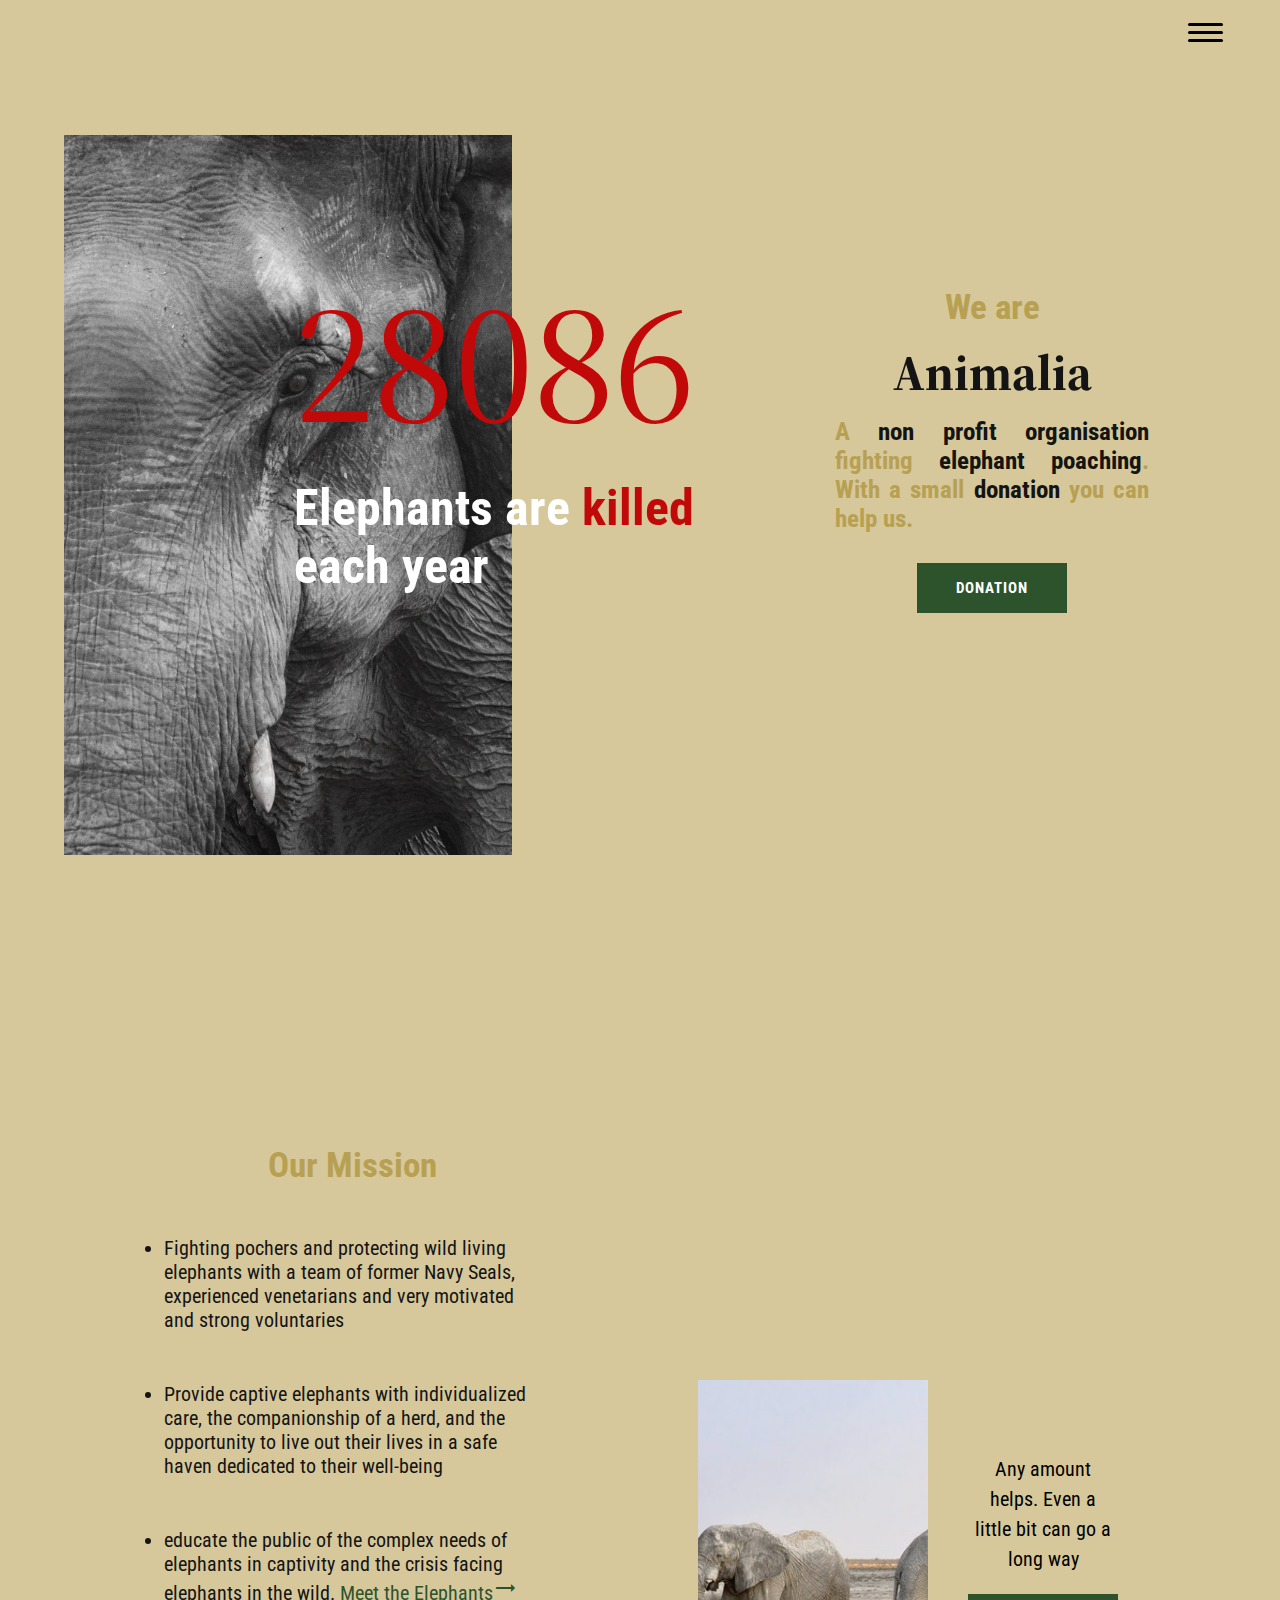
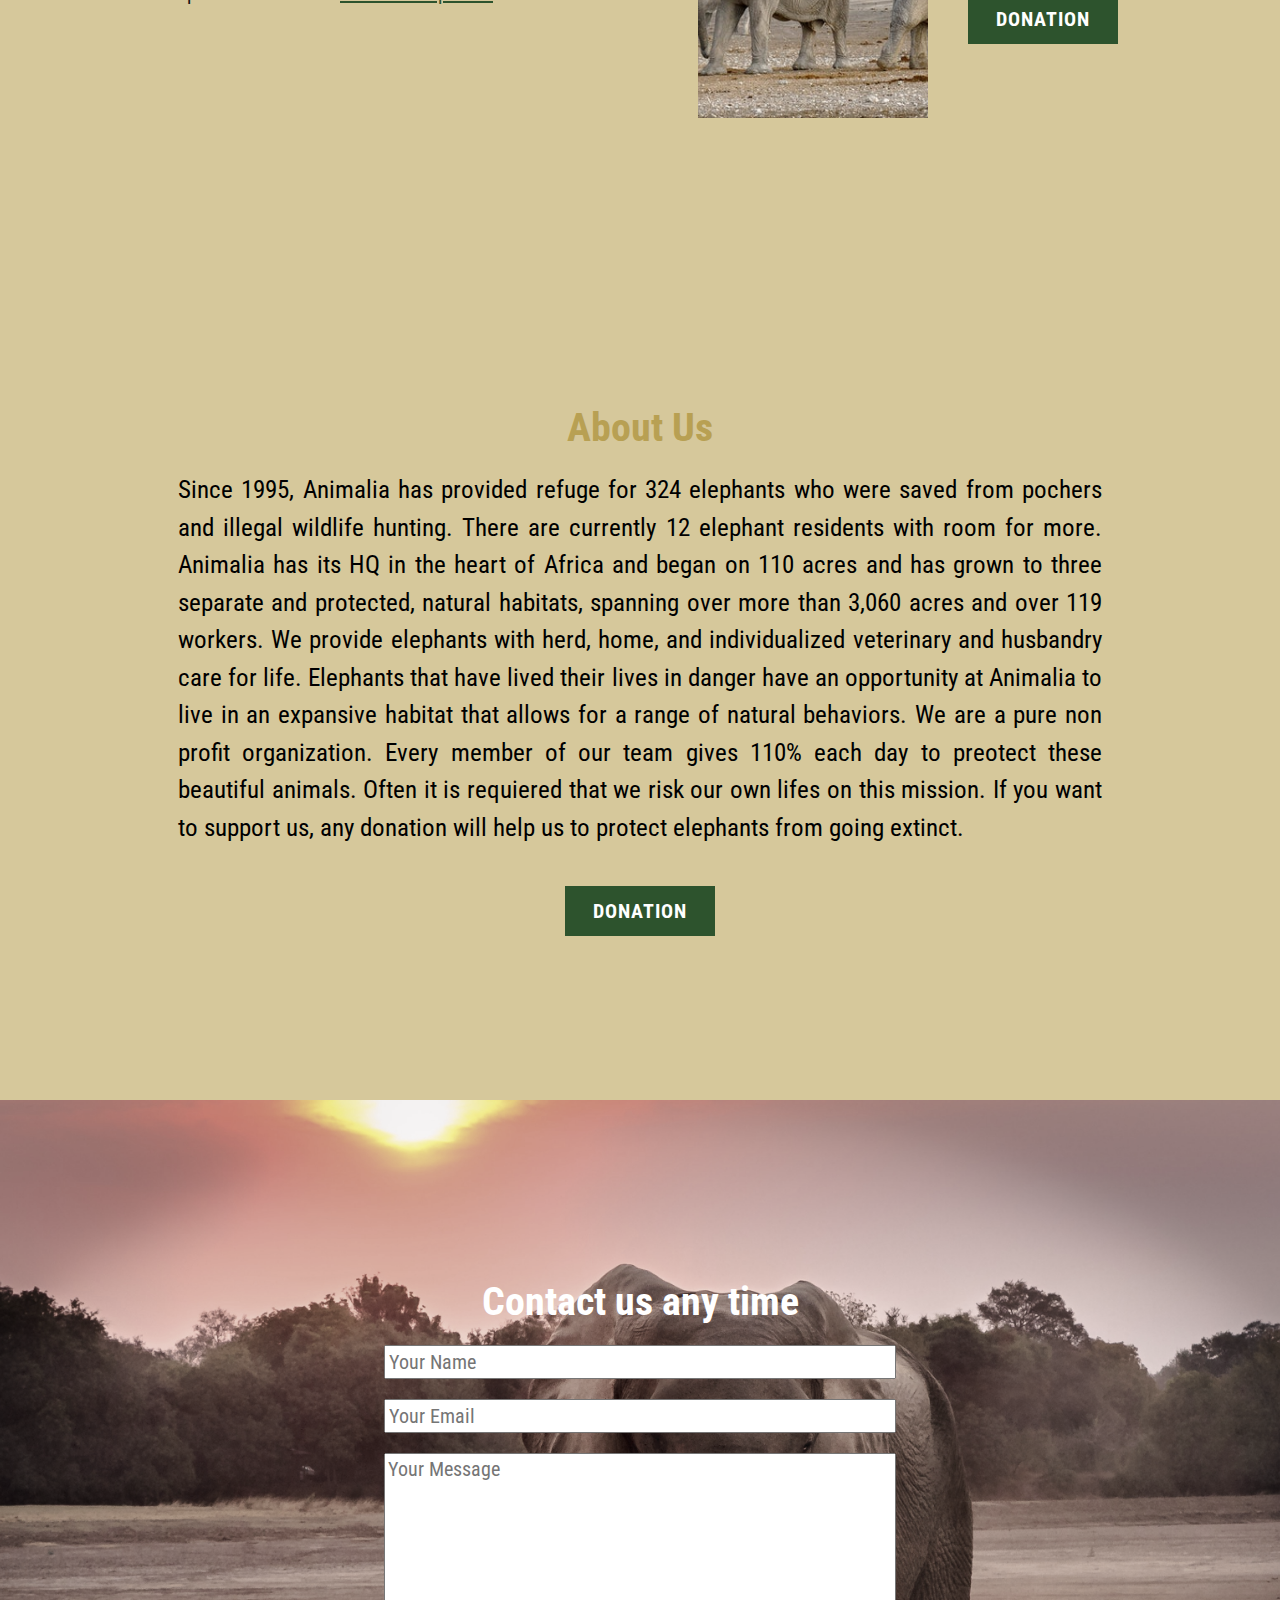
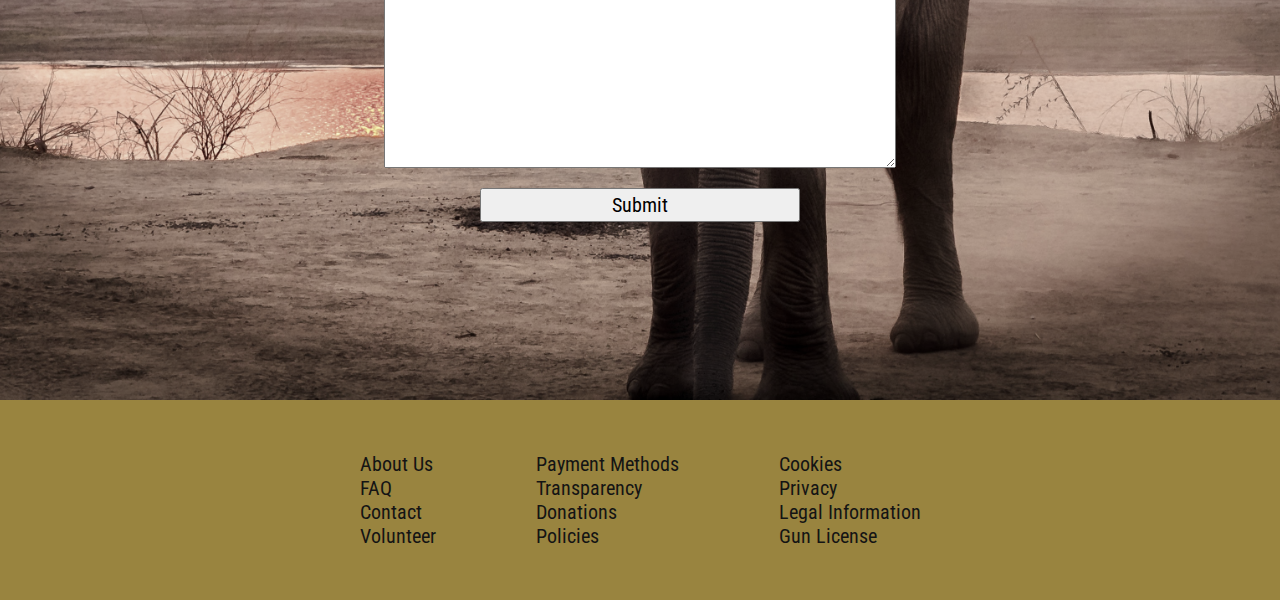
<file: Animalia/index.html>
<!DOCTYPE html>
<html lang="en">
<head>
    <meta charset="UTF-8">
    <meta http-equiv="X-UA-Compatible" content="IE=edge">
    <meta name="viewport" content="width=device-width, initial-scale=1.0">
    <title>Animalia</title>
    <link rel="stylesheet" href="style.css">
    <link href="https://fonts.googleapis.com/icon?family=Material+Icons" rel="stylesheet">
    <link rel="icon" href="./Photos/icon.png">
</head>
<body>

    <button class="toggle-button">
        <span class="bar"></span>
        <span class="bar"></span>
        <span class="bar"></span>
    </button>

    <nav class="nav">
        <div class="logo">
            <a href="#home">Animalia</a>
        </div>

        <ul>
            <a href="#mission">Our Mission</a>
            <a href="donation.html" target="_blank">Donate</a>
            <a href="#about">About Us</a>
            <a href="#contact">Contact</a>
        </ul>
    </nav>

    <section class="home" id="home">
        <img src="./Photos/elephant.jpg" alt="">
        <div class="count-container">
            <div class="counter" data-target="30040">0</div>
            <h3>Elephants are <span>killed</span> <br> each year</h3>
        </div>

        <div class="heading">
            <h2>We are</h2>
            <h1>Animalia</h1>
            <h4>A <span>non profit organisation</span> fighting <span>elephant poaching</span>. With a small <span>donation</span> you can help us.</h4>
            <a href="donation.html" target="_blank" class="donation-button">DONATION</a>
        </div>
    </section>

    <section class="mission" id="mission">
        <div class="mission-text">
            <div class="mission left">
                <h3>Our Mission</h3>
                <li>Fighting pochers and protecting wild living elephants with a team of former Navy Seals, experienced venetarians and very motivated and strong voluntaries</li>
                <li>Provide captive elephants with individualized care, the companionship of a herd, and the opportunity to live out their lives in a safe haven dedicated to their well-being</li>
                <li>educate the public of the complex needs of elephants in captivity and the crisis facing elephants in the wild. <a href="elephants.html"target="_blank">Meet the Elephants<i class="material-icons">trending_flat</i></a></li>
            </div>
            <div class="mission right">
                <iframe src="https://www.youtube.com/embed/IaohLOcBX3o" title="YouTube video player" frameborder="0" allow="accelerometer; autoplay; clipboard-write; encrypted-media; gyroscope; picture-in-picture" allowfullscreen></iframe>
                <div class="mission-donation">
                    <img src="./Photos/elephant2.jpg" alt="">
                    <p>Any amount helps. Even a little bit can go a long way
                        <a href="donation.html" target="_blank" class="donation-button">DONATION</a>
                    </p>
                </div>
            </div>
        </div>
    </section>
    
    <section class="about" id="about">
        <div class="about-us-text">
            <h3>About Us</h3>
            <p>Since 1995, Animalia has provided refuge for 324 elephants who were saved from pochers and illegal wildlife hunting. 
            There are currently 12 elephant residents with room for more. Animalia has its HQ in the heart of Africa and began 
            on 110 acres and has grown to three separate and protected, natural habitats, spanning over more than 3,060 acres and over 119 workers. 
            We provide elephants with herd, home, and individualized veterinary and husbandry care for life. Elephants that 
            have lived their lives in danger have an opportunity at Animalia to live in an expansive habitat that allows for a range of natural behaviors.
            We are a pure non profit organization. Every member of our team gives 110% each day to preotect these beautiful animals. Often it is requiered 
            that we risk our own lifes on this mission. If you want to support us, any donation will help us to protect elephants from going extinct.</p>

            <a href="donation.html" target="_blank" class="donation-button">DONATION</a>

        </div>
    </section>

    <section class="contact" id="contact">
        <img src="./Photos/elephant3.jpg" alt="">
        <div class="contact-form">
            <h3>Contact us any time</h3>
            <input type="text" placeholder="Your Name">
            <input type="email" placeholder="Your Email">
            <textarea name="" id="" cols="30" rows="10" placeholder="Your Message"></textarea>
            <input type="submit" class="send">
        </div>
    </section>

    <footer>
        <div class="serv faq">
            <a href="#about">About Us</a>
            <a href="#">FAQ</a>
            <a href="#contact">Contact</a>
            <a href="#">Volunteer</a>
        </div>
        <div class="serv shipping">
            <a href="#">Payment Methods</a>
            <a href="#">Transparency</a>
            <a href="#">Donations</a>
            <a href="#">Policies</a>
        </div>
        <div class="serv legal">
            <a href="#">Cookies</a>
            <a href="#">Privacy</a>
            <a href="#">Legal Information</a>
            <a href="#">Gun License</a>
        </div>
    </footer>




    <script src="script.js"></script>
    <script src="toggle-script.js"></script>
</body>
</html>
</file>
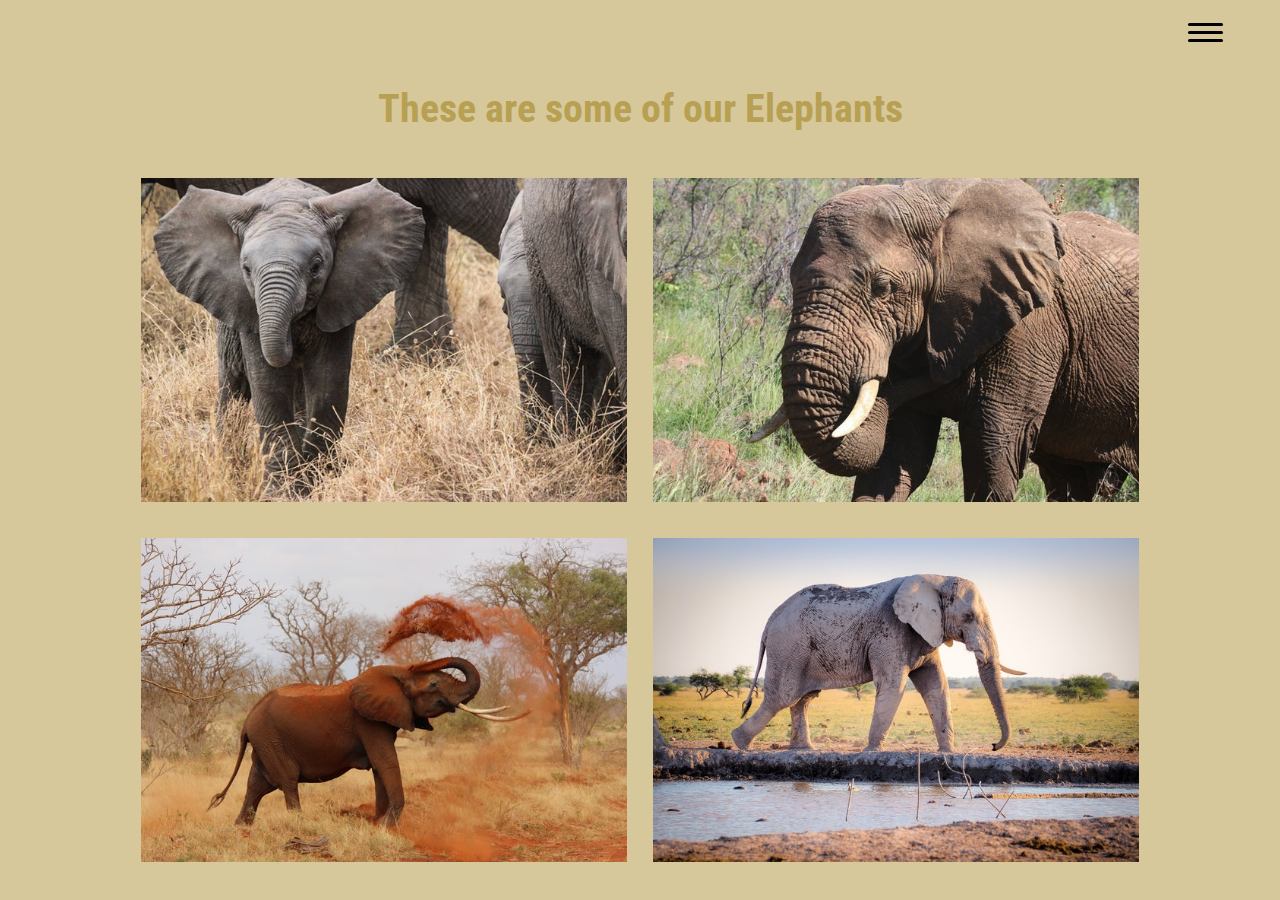
<file: Animalia/elephants.html>
<!DOCTYPE html>
<html lang="en">
<head>
    <meta charset="UTF-8">
    <meta http-equiv="X-UA-Compatible" content="IE=edge">
    <meta name="viewport" content="width=device-width, initial-scale=1.0">
    <title>Meet the Elephants</title>
    <link rel="stylesheet" href="_elephants-style.scss">
    <link rel="stylesheet" href="style.css">
    <link rel="icon" href="./Photos/icon.png">
</head>
<body>
    <button class="toggle-button">
        <span class="bar"></span>
        <span class="bar"></span>
        <span class="bar"></span>
    </button>
    <nav class="nav">
        <div class="logo">
            <a href="#home">Animalia</a>
        </div>
    
        <ul>
            <a href="index.html#mission">Our Mission</a>
            <a href="donation.html" target="_blank">Donate</a>
            <a href="index.html#about">About Us</a>
            <a href="index.html#contact">Contact</a>
        </ul>
    </nav>

    <div class="elephants">
        <h3>These are some of our Elephants</h3>
        <div class="photos">
            <div class="photo one">
                <img src="./Photos/photo1.jpg" alt="">
                <p>This is Lucky. We found him next to his mother, who was killed by hunters.</p>
            </div>
            <div class="photo two">
                <img src="./Photos/photo2.jpg" alt="">
                <p>This is Harris. He lost his left leg due to a landmine. Hunters often use landmines to immobilize elephants.</p>
            </div>
            <div class="photo three">
                <img src="./Photos/photo3.jpg" alt="">
                <p>Say Hello to Browny. He enjoys sandbaths. Both of his siblings were shot due to illegal ivory trade.</p>
            </div>
            <div class="photo four">
                <img src="./Photos/photo4.jpg" alt="">
                <p>Meet Big Boi. Even though he lost some of his tusk to pochers, we are happy to report he has recovered well.</p>
            </div>
        </div>
    </div>

    <script src="toggle-script.js"></script>
</body>
</html>
</file>
<file: Animalia/style.css>
@import url("https://fonts.googleapis.com/css2?family=Roboto+Condensed:wght@300;400;700&display=swap");
@import url("https://fonts.googleapis.com/css2?family=Source+Serif+4:wght@600&display=swap");
nav {
  display: -webkit-box;
  display: -ms-flexbox;
  display: flex;
  -webkit-box-pack: center;
      -ms-flex-pack: center;
          justify-content: center;
  -webkit-box-align: center;
      -ms-flex-align: center;
          align-items: center;
  top: 0;
  left: 0;
  position: fixed;
  width: 100%;
  height: 80px;
  z-index: 10;
  background: #d6c89b;
  border-bottom: 1px solid #b8a053;
}

nav a {
  color: #141414;
  text-decoration: none;
  font-weight: 500;
  font-size: 2rem;
}

nav a:hover {
  color: #fff;
}

nav .logo {
  position: absolute;
  left: 5%;
}

nav .logo a {
  font-family: 'Source Serif 4', sans-serif;
}

nav ul {
  position: absolute;
  right: 5%;
}

nav ul a:nth-child(2) {
  margin: 0 10px 0 20px;
}

nav ul a:nth-child(3) {
  margin: 0 20px 0 10px;
}

.donation-button {
  display: -webkit-box;
  display: -ms-flexbox;
  display: flex;
  -webkit-box-pack: center;
      -ms-flex-pack: center;
          justify-content: center;
  -webkit-box-align: center;
      -ms-flex-align: center;
          align-items: center;
  margin-top: 20px;
  width: 150px;
  height: 50px;
  outline: none;
  font-size: 2rem;
  font-weight: 700;
  background: #2d532d;
  cursor: pointer;
  -webkit-transition: all 0.5s;
  transition: all 0.5s;
  letter-spacing: 1px;
  text-decoration: none;
  color: #fff;
}

.donation-button:hover {
  background: #1f3d1f;
  color: #fff;
}

nav {
  display: -webkit-box;
  display: -ms-flexbox;
  display: flex;
  -webkit-box-pack: center;
      -ms-flex-pack: center;
          justify-content: center;
  -webkit-box-align: center;
      -ms-flex-align: center;
          align-items: center;
  top: 0;
  left: 0;
  position: fixed;
  width: 100%;
  height: 80px;
  z-index: 10;
  background: #d6c89b;
  border-bottom: 1px solid #b8a053;
}

nav a {
  color: #141414;
  text-decoration: none;
  font-weight: 500;
  font-size: 2rem;
}

nav a:hover {
  color: #fff;
}

nav .logo {
  position: absolute;
  left: 5%;
}

nav .logo a {
  font-family: 'Source Serif 4', sans-serif;
}

nav ul {
  position: absolute;
  right: 5%;
}

nav ul a:nth-child(2) {
  margin: 0 10px 0 20px;
}

nav ul a:nth-child(3) {
  margin: 0 20px 0 10px;
}

.donation-button {
  display: -webkit-box;
  display: -ms-flexbox;
  display: flex;
  -webkit-box-pack: center;
      -ms-flex-pack: center;
          justify-content: center;
  -webkit-box-align: center;
      -ms-flex-align: center;
          align-items: center;
  margin-top: 20px;
  width: 150px;
  height: 50px;
  outline: none;
  font-size: 2rem;
  font-weight: 700;
  background: #2d532d;
  cursor: pointer;
  -webkit-transition: all 0.5s;
  transition: all 0.5s;
  letter-spacing: 1px;
  text-decoration: none;
  color: #fff;
}

.donation-button:hover {
  background: #1f3d1f;
  color: #fff;
}

.toggle-button {
  display: -webkit-box;
  display: -ms-flexbox;
  display: flex;
  -webkit-box-orient: vertical;
  -webkit-box-direction: normal;
      -ms-flex-direction: column;
          flex-direction: column;
  -webkit-box-pack: center;
      -ms-flex-pack: center;
          justify-content: center;
  -webkit-box-align: center;
      -ms-flex-align: center;
          align-items: center;
  gap: 5px;
  position: fixed;
  top: 0.75rem;
  right: 1rem;
  display: none;
  width: 50px;
  height: 50px;
  z-index: 10000;
  outline: none;
  border: none;
  cursor: pointer;
  border-radius: 50%;
  background: #fff;
}

.toggle-button .bar {
  height: 3px;
  width: 70%;
  background: #000;
  border-radius: 10px;
}

.donation {
  display: -webkit-box;
  display: -ms-flexbox;
  display: flex;
  -webkit-box-pack: center;
      -ms-flex-pack: center;
          justify-content: center;
  -webkit-box-align: center;
      -ms-flex-align: center;
          align-items: center;
}

.donation .paypal-container {
  display: -webkit-box;
  display: -ms-flexbox;
  display: flex;
  -webkit-box-orient: vertical;
  -webkit-box-direction: normal;
      -ms-flex-direction: column;
          flex-direction: column;
  -webkit-box-pack: center;
      -ms-flex-pack: center;
          justify-content: center;
  -webkit-box-align: center;
      -ms-flex-align: center;
          align-items: center;
  gap: 20px;
  width: 30%;
  height: 50%;
}

.donation .paypal-container p {
  width: 80%;
  font-size: 2rem;
}

.donation .paypal-container input {
  width: 80%;
  padding: 5px;
  font-size: 2rem;
}

.donation .paypal-container #paypall {
  width: 80%;
}

@media (max-width: 1200px) {
  .toggle-button {
    display: -webkit-box;
    display: -ms-flexbox;
    display: flex;
    background: #d6c89b;
    z-index: 1000;
  }
  nav {
    display: -webkit-box;
    display: -ms-flexbox;
    display: flex;
    -webkit-box-orient: vertical;
    -webkit-box-direction: normal;
        -ms-flex-direction: column;
            flex-direction: column;
    -webkit-box-pack: center;
        -ms-flex-pack: center;
            justify-content: center;
    -webkit-box-align: center;
        -ms-flex-align: center;
            align-items: center;
    height: 300px;
    display: none;
  }
  nav.active {
    display: -webkit-box;
    display: -ms-flexbox;
    display: flex;
  }
  nav ul {
    display: -webkit-box;
    display: -ms-flexbox;
    display: flex;
    -webkit-box-orient: vertical;
    -webkit-box-direction: normal;
        -ms-flex-direction: column;
            flex-direction: column;
    -webkit-box-pack: center;
        -ms-flex-pack: center;
            justify-content: center;
    -webkit-box-align: center;
        -ms-flex-align: center;
            align-items: center;
    gap: 10px;
    right: auto;
  }
  nav .logo {
    left: auto;
    margin-bottom: 180px;
    height: 50px;
  }
  nav .logo a {
    z-index: 1000;
  }
}

@media (max-width: 768px) {
  .donation .paypal-container {
    width: 50%;
  }
}

nav {
  display: -webkit-box;
  display: -ms-flexbox;
  display: flex;
  -webkit-box-pack: center;
      -ms-flex-pack: center;
          justify-content: center;
  -webkit-box-align: center;
      -ms-flex-align: center;
          align-items: center;
  top: 0;
  left: 0;
  position: fixed;
  width: 100%;
  height: 80px;
  z-index: 10;
  background: #d6c89b;
  border-bottom: 1px solid #b8a053;
}

nav a {
  color: #141414;
  text-decoration: none;
  font-weight: 500;
  font-size: 2rem;
}

nav a:hover {
  color: #fff;
}

nav .logo {
  position: absolute;
  left: 5%;
}

nav .logo a {
  font-family: 'Source Serif 4', sans-serif;
}

nav ul {
  position: absolute;
  right: 5%;
}

nav ul a:nth-child(2) {
  margin: 0 10px 0 20px;
}

nav ul a:nth-child(3) {
  margin: 0 20px 0 10px;
}

.donation-button {
  display: -webkit-box;
  display: -ms-flexbox;
  display: flex;
  -webkit-box-pack: center;
      -ms-flex-pack: center;
          justify-content: center;
  -webkit-box-align: center;
      -ms-flex-align: center;
          align-items: center;
  margin-top: 20px;
  width: 150px;
  height: 50px;
  outline: none;
  font-size: 2rem;
  font-weight: 700;
  background: #2d532d;
  cursor: pointer;
  -webkit-transition: all 0.5s;
  transition: all 0.5s;
  letter-spacing: 1px;
  text-decoration: none;
  color: #fff;
}

.donation-button:hover {
  background: #1f3d1f;
  color: #fff;
}

.elephants {
  display: -webkit-box;
  display: -ms-flexbox;
  display: flex;
  -webkit-box-orient: vertical;
  -webkit-box-direction: normal;
      -ms-flex-direction: column;
          flex-direction: column;
  -webkit-box-pack: center;
      -ms-flex-pack: center;
          justify-content: center;
  -webkit-box-align: center;
      -ms-flex-align: center;
          align-items: center;
  width: 100%;
  height: 100vh;
  position: relative;
}

.elephants h3 {
  position: absolute;
  top: 85px;
  font-size: 4rem;
  color: #b8a053;
}

.elephants .photos {
  position: absolute;
  height: 80%;
  width: 80%;
  bottom: 20px;
  display: -ms-grid;
  display: grid;
  place-items: center;
  -ms-grid-columns: (1fr)[2];
      grid-template-columns: repeat(2, 1fr);
}

.elephants .photos .photo {
  position: relative;
  height: 90%;
  width: 95%;
}

.elephants .photos .photo:hover p {
  opacity: 1;
}

.elephants .photos .photo img {
  position: absolute;
  width: 100%;
  height: 100%;
  -o-object-fit: cover;
     object-fit: cover;
}

.elephants .photos .photo p {
  display: -webkit-box;
  display: -ms-flexbox;
  display: flex;
  -webkit-box-pack: center;
      -ms-flex-pack: center;
          justify-content: center;
  -webkit-box-align: center;
      -ms-flex-align: center;
          align-items: center;
  position: absolute;
  width: 100%;
  height: 100%;
  background: rgba(255, 255, 255, 0.6);
  z-index: 10;
  font-size: 3rem;
  padding: 0 20px;
  text-align: center;
  opacity: 0;
  -webkit-transition: all 0.5s;
  transition: all 0.5s;
  color: #141414;
}

@media (max-width: 1024px) {
  .elephants h3 {
    font-size: 3.5rem;
  }
  .elephants .photos {
    width: 90%;
  }
}

@media (max-width: 768px) {
  .elephants h3 {
    font-size: 2.5rem;
  }
  .elephants .photos .photo p {
    font-size: 1.8rem;
  }
}

* {
  margin: 0;
  padding: 0;
  -webkit-box-sizing: border-box;
          box-sizing: border-box;
  font-family: 'Roboto Condensed', sans-serif;
  scroll-behavior: smooth;
}

body {
  background: #d6c89b;
  width: 100%;
}

html {
  font-size: 10px;
}

section {
  position: relative;
  height: 100vh;
  width: 100%;
}

.toggle-button {
  display: -webkit-box;
  display: -ms-flexbox;
  display: flex;
  -webkit-box-orient: vertical;
  -webkit-box-direction: normal;
      -ms-flex-direction: column;
          flex-direction: column;
  -webkit-box-pack: center;
      -ms-flex-pack: center;
          justify-content: center;
  -webkit-box-align: center;
      -ms-flex-align: center;
          align-items: center;
  gap: 5px;
  position: fixed;
  top: 0.75rem;
  right: 5rem;
  display: none;
  width: 50px;
  height: 50px;
  z-index: 10000;
  outline: none;
  border: none;
  cursor: pointer;
  border-radius: 50%;
  background: #fff;
}

.toggle-button .bar {
  height: 3px;
  width: 70%;
  background: #000;
  border-radius: 10px;
}

.home img {
  position: absolute;
  left: 5%;
  bottom: 5%;
  height: 80%;
  width: 35%;
  -o-object-fit: cover;
     object-fit: cover;
}

.home .count-container {
  position: absolute;
  top: 50%;
  -webkit-transform: translateY(-50%);
          transform: translateY(-50%);
  left: 23%;
  width: 550px;
}

.home .count-container .counter {
  margin-top: -60px;
  font-size: 20rem;
  color: #c20909;
  font-family: 'Source Serif 4', sans-serif;
}

.home .count-container h3 {
  font-size: 6rem;
  color: #fff;
}

.home .count-container h3 span {
  color: #c20909;
}

.home .heading {
  display: -webkit-box;
  display: -ms-flexbox;
  display: flex;
  -webkit-box-orient: vertical;
  -webkit-box-direction: normal;
      -ms-flex-direction: column;
          flex-direction: column;
  -webkit-box-pack: center;
      -ms-flex-pack: center;
          justify-content: center;
  -webkit-box-align: center;
      -ms-flex-align: center;
          align-items: center;
  gap: 10px;
  position: absolute;
  right: 5%;
  top: 50%;
  -webkit-transform: translateY(-50%);
          transform: translateY(-50%);
  width: 35%;
  height: 50%;
}

.home .heading h2 {
  font-size: 5rem;
  color: #b8a053;
}

.home .heading h1 {
  font-size: 7rem;
  color: #141414;
  font-family: 'Source Serif 4', sans-serif;
}

.home .heading h4 {
  font-size: 2.5rem;
  width: 70%;
  text-align: justify;
  color: #b8a053;
}

.home .heading h4 span {
  color: #141414;
}

.mission {
  display: -webkit-box;
  display: -ms-flexbox;
  display: flex;
  -webkit-box-pack: center;
      -ms-flex-pack: center;
          justify-content: center;
  -webkit-box-align: center;
      -ms-flex-align: center;
          align-items: center;
}

.mission .mission-text {
  display: -webkit-box;
  display: -ms-flexbox;
  display: flex;
  -webkit-box-pack: center;
      -ms-flex-pack: center;
          justify-content: center;
  -webkit-box-align: center;
      -ms-flex-align: center;
          align-items: center;
  position: absolute;
  bottom: 50px;
  width: 90%;
  height: calc(100% - 150px);
}

.mission .mission-text .mission {
  display: -webkit-box;
  display: -ms-flexbox;
  display: flex;
  -webkit-box-orient: vertical;
  -webkit-box-direction: normal;
      -ms-flex-direction: column;
          flex-direction: column;
  -webkit-box-pack: center;
      -ms-flex-pack: center;
          justify-content: center;
  -webkit-box-align: center;
      -ms-flex-align: center;
          align-items: center;
  position: absolute;
  top: 0;
  width: 50%;
  height: 100%;
}

.mission .mission-text .right {
  gap: 10px;
  right: 0;
}

.mission .mission-text .right iframe, .mission .mission-text .right .mission-donation {
  width: 80%;
  height: 45%;
}

.mission .mission-text .right .mission-donation {
  display: -webkit-box;
  display: -ms-flexbox;
  display: flex;
  -webkit-box-pack: center;
      -ms-flex-pack: center;
          justify-content: center;
  -webkit-box-align: center;
      -ms-flex-align: center;
          align-items: center;
}

.mission .mission-text .right .mission-donation img {
  width: 50%;
  height: 100%;
  -o-object-fit: cover;
     object-fit: cover;
}

.mission .mission-text .right .mission-donation p {
  display: -webkit-box;
  display: -ms-flexbox;
  display: flex;
  -webkit-box-orient: vertical;
  -webkit-box-direction: normal;
      -ms-flex-direction: column;
          flex-direction: column;
  -webkit-box-pack: center;
      -ms-flex-pack: center;
          justify-content: center;
  -webkit-box-align: center;
      -ms-flex-align: center;
          align-items: center;
  text-align: center;
  width: 50%;
  padding: 0 10%;
  line-height: 1.5;
  font-size: 2rem;
}

.mission .mission-text .left {
  gap: 50px;
  left: 0;
}

.mission .mission-text .left h3 {
  font-size: 4rem;
  color: #b8a053;
}

.mission .mission-text .left li {
  color: #141414;
  margin: 0 100px;
  font-size: 2.5rem;
}

.mission .mission-text .left li a {
  color: #2d532d;
}

.about {
  display: -webkit-box;
  display: -ms-flexbox;
  display: flex;
  -webkit-box-pack: center;
      -ms-flex-pack: center;
          justify-content: center;
  -webkit-box-align: center;
      -ms-flex-align: center;
          align-items: center;
}

.about .about-us-text {
  display: -webkit-box;
  display: -ms-flexbox;
  display: flex;
  -webkit-box-orient: vertical;
  -webkit-box-direction: normal;
      -ms-flex-direction: column;
          flex-direction: column;
  -webkit-box-pack: center;
      -ms-flex-pack: center;
          justify-content: center;
  -webkit-box-align: center;
      -ms-flex-align: center;
          align-items: center;
  gap: 20px;
  padding: 50px 50px 10px 50px;
  width: 80%;
  height: 80%;
}

.about .about-us-text h3 {
  font-size: 4rem;
  color: #b8a053;
}

.about .about-us-text p {
  font-size: 2.8rem;
  line-height: 1.5;
  text-align: justify;
}

.contact {
  display: -webkit-box;
  display: -ms-flexbox;
  display: flex;
  -webkit-box-pack: center;
      -ms-flex-pack: center;
          justify-content: center;
  -webkit-box-align: center;
      -ms-flex-align: center;
          align-items: center;
}

.contact img {
  position: absolute;
  z-index: -1;
  height: 100%;
  width: 100%;
  -o-object-fit: cover;
     object-fit: cover;
  -webkit-filter: grayscale(50%);
          filter: grayscale(50%);
}

.contact .contact-form {
  display: -webkit-box;
  display: -ms-flexbox;
  display: flex;
  -webkit-box-orient: vertical;
  -webkit-box-direction: normal;
      -ms-flex-direction: column;
          flex-direction: column;
  -webkit-box-pack: center;
      -ms-flex-pack: center;
          justify-content: center;
  -webkit-box-align: center;
      -ms-flex-align: center;
          align-items: center;
  gap: 20px;
  width: 30%;
  height: 70%;
}

.contact .contact-form h3 {
  font-size: 4rem;
  color: #fff;
}

.contact .contact-form input {
  width: 80%;
  font-size: 2rem;
  padding: 3px;
}

.contact .contact-form textarea {
  width: 80%;
  height: 50%;
  font-size: 2rem;
  padding: 3px;
}

.contact .contact-form .send {
  cursor: pointer;
  width: 50%;
}

footer {
  display: -webkit-box;
  display: -ms-flexbox;
  display: flex;
  -webkit-box-pack: center;
      -ms-flex-pack: center;
          justify-content: center;
  -webkit-box-align: center;
      -ms-flex-align: center;
          align-items: center;
  gap: 100px;
  width: 100%;
  height: 200px;
  background: #99843f;
}

footer .serv {
  display: -webkit-box;
  display: -ms-flexbox;
  display: flex;
  -webkit-box-orient: vertical;
  -webkit-box-direction: normal;
      -ms-flex-direction: column;
          flex-direction: column;
  -webkit-box-pack: center;
      -ms-flex-pack: center;
          justify-content: center;
  -webkit-box-align: left;
      -ms-flex-align: left;
          align-items: left;
  font-size: 2rem;
}

footer .serv a {
  color: #141414;
  text-decoration: none;
}

@media (max-width: 1300px) {
  .toggle-button {
    display: -webkit-box;
    display: -ms-flexbox;
    display: flex;
    background: #d6c89b;
    z-index: 1000;
  }
  nav {
    display: -webkit-box;
    display: -ms-flexbox;
    display: flex;
    -webkit-box-orient: vertical;
    -webkit-box-direction: normal;
        -ms-flex-direction: column;
            flex-direction: column;
    -webkit-box-pack: center;
        -ms-flex-pack: center;
            justify-content: center;
    -webkit-box-align: center;
        -ms-flex-align: center;
            align-items: center;
    height: 300px;
    display: none;
  }
  nav.active {
    display: -webkit-box;
    display: -ms-flexbox;
    display: flex;
  }
  nav ul {
    display: -webkit-box;
    display: -ms-flexbox;
    display: flex;
    -webkit-box-orient: vertical;
    -webkit-box-direction: normal;
        -ms-flex-direction: column;
            flex-direction: column;
    -webkit-box-pack: center;
        -ms-flex-pack: center;
            justify-content: center;
    -webkit-box-align: center;
        -ms-flex-align: center;
            align-items: center;
    gap: 10px;
    right: auto;
  }
  nav .logo {
    left: auto;
    margin-bottom: 180px;
    height: 50px;
  }
  nav .logo a {
    z-index: 1000;
  }
  .home .count-container .counter {
    font-size: 17rem;
  }
  .home .count-container h3 {
    font-size: 5rem;
  }
  .home .heading h1 {
    font-size: 5rem;
  }
  .home .heading h2 {
    font-size: 3.5rem;
  }
  .home .heading a {
    font-size: 1.5rem;
  }
  .mission .mission-text .left h3 {
    font-size: 3.5rem;
  }
  .mission .mission-text .left li {
    font-size: 2rem;
  }
  .about .about-us-text p {
    font-size: 2.5rem;
  }
  .contact .contact-form {
    width: 50%;
  }
}

@media (max-width: 1200px) {
  .home .count-container .counter {
    font-size: 15rem;
  }
}

@media (max-width: 1050px) {
  .home img {
    width: 40%;
  }
  .home .count-container .counter {
    font-size: 12rem;
  }
  .home .count-container h3 {
    font-size: 4rem;
  }
  .home .heading h1 {
    font-size: 4rem;
  }
  .home .heading h2 {
    font-size: 2.5;
  }
  .home .heading h4 {
    font-size: 2rem;
  }
  .home .heading a {
    height: 13%;
    width: 27%;
  }
  .mission .mission-text .left h3 {
    font-size: 2.5rem;
  }
  .mission .mission-text .left li {
    margin: 0 20px;
  }
  .mission .mission-text .right img {
    display: none;
  }
  .mission .mission-text .right .mission-donation p {
    width: 100%;
  }
  .about .about-us-text h3 {
    font-size: 2.5rem;
  }
  .about .about-us-text p {
    font-size: 2rem;
  }
}

@media (max-width: 768px) {
  .home img {
    width: 50%;
  }
  .home .count-container {
    left: 10%;
  }
  .home .heading a {
    height: 13%;
    width: 35%;
  }
  .contact .contact-form {
    width: 80%;
  }
  .contact .contact-form h3 {
    font-size: 2.5rem;
  }
  footer {
    padding: 0 10px;
  }
  footer a {
    font-size: 1.8rem;
  }
}

@media (max-width: 650px) {
  .home img {
    display: none;
  }
  .home .count-container {
    display: none;
  }
  .home .heading {
    width: 90%;
  }
  .home .heading h1 {
    font-size: 5rem;
  }
  .home .heading h2 {
    font-size: 3.5;
  }
  .home .heading h4 {
    font-size: 3rem;
  }
  .home .heading a {
    height: 12%;
    width: 25%;
    font-size: 2rem;
  }
  .mission .mission-text {
    display: -webkit-box;
    display: -ms-flexbox;
    display: flex;
    -webkit-box-orient: vertical;
    -webkit-box-direction: normal;
        -ms-flex-direction: column;
            flex-direction: column;
    -webkit-box-pack: center;
        -ms-flex-pack: center;
            justify-content: center;
    -webkit-box-align: center;
        -ms-flex-align: center;
            align-items: center;
  }
  .mission .mission-text .mission {
    padding: 0 10px;
  }
  .mission .mission-text .right {
    height: 20%;
    width: 100%;
    margin-top: 85%;
  }
  .mission .mission-text .right .mission-donation p {
    font-size: 1.4rem;
  }
  .mission .mission-text .right iframe {
    display: none;
  }
  .mission .mission-text .left {
    height: 50%;
    width: 100%;
    top: 0;
    left: 0;
  }
  .mission .mission-text .left li {
    font-size: 1.8rem;
  }
  .about .about-us-text {
    width: 100%;
    padding: 0 15px;
  }
  .about .about-us-text p {
    font-size: 1.8rem;
  }
}
/*# sourceMappingURL=style.css.map */
</file>
